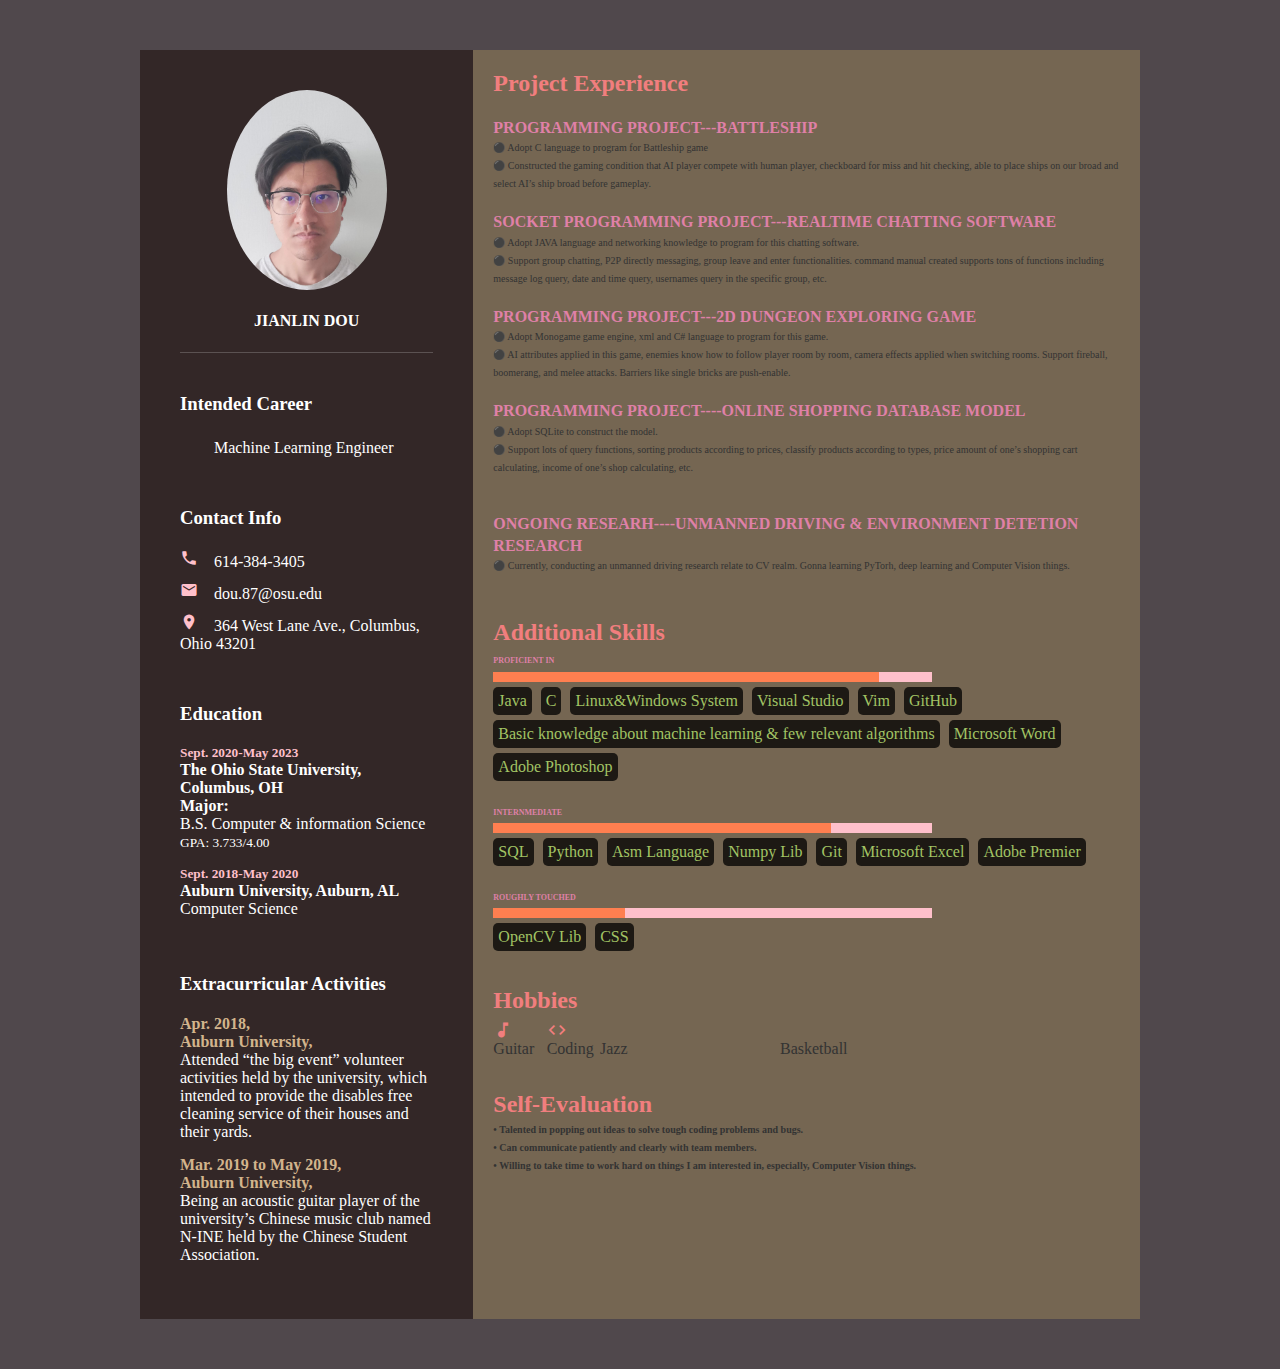
<file: index.html>
<!DOCTYPE html>
<html lang="en">
<head>
    <meta charset="UTF-8">
    <meta http-equiv="X-UA-Compatible" content="IE=edge">
    <meta name="viewport" content="width=device-width, initial-scale=1.0">
    <link href="https://fonts.googleapis.com/icon?family=Material+Icons"
      rel="stylesheet">
    <link rel="stylesheet" href="style.css">
    <title>Resume</title>
</head>
<body>
    <div class="container">
        <div class="leftSide">
           <div class="profile">
               <img src="myself.jpg" alt="Myself">
               <h2>Jianlin Dou<br></h2>
           </div>
           <div class="contactInfo">
                <h3 class="title">Intended Career</h3>
                <ul>
                    <li>
                        <span class="material-icons">
                            handshake
                        </span>
                        <span class="text">Machine Learning Engineer</span>
                    </li>
                </ul>
           </div> 
           <div class="contactInfo">
               <h3 class="title">Contact Info</h3>
               <ul>
                   <li>
                        <span class="material-icons">
                            call
                        </span>
                        <span class="text">614-384-3405</span>
                   </li>
                   <li>
                        <span class="material-icons">
                            email
                            </span>
                        <span class="text">dou.87@osu.edu</span>
                   </li>
                   <li>
                        <span class="material-icons">
                            location_on
                            </span>
                        <span class="text">364 West Lane Ave., Columbus, Ohio 43201</span>
                   </li>
               </ul>
           </div>
           <div class="contactInfo education">
               <h3 class="title">Education</h3>
                 <ul>
                     <li>
                         <h5>Sept. 2020-May 2023</h5>
                         <h4>The Ohio State University, Columbus, OH</h4>
                         <span class="text"><h4>Major:</h4>B.S. Computer & information Science</span>
                         <span class="text"><br><small>GPA: 3.733/4.00</small><br></span>
                     </li>
                     <li>
                        <h5>Sept. 2018-May 2020</h5>
                        <h4>Auburn University, Auburn, AL</h4>
                        <span class="text">Computer Science</span>
                    </li>
                 </ul>
           </div>
           <div class="contactInfo education">
                <h3 class="title">Extracurricular Activities</h3>
                <ul>
                    <li>
                        <span class="text"><font color="#D2B48C"><b>Apr. 2018,</b><br><b>Auburn University,</b></font><br> Attended “the big event” volunteer activities held by the university, which intended to provide the disables free cleaning service of their houses and their yards.</span>
                    </li>
                    <li>
                        <span class="text"><font color="#D2B48C"><b>Mar. 2019 to May 2019,</b><br><b>Auburn University,</b></font><br> Being an acoustic guitar player of the university’s Chinese music club named N-INE held by the Chinese Student Association.</span>
                    </li>
                </ul>
            </div>
        </div>

        <div class="rightSide">
            <div class="about">
                <h2 class="title2">Project Experience</h2>
                <h4 class="title3">Programming Project---Battleship</h4>
                <p> <font size="1">
                        <br>
                            <span style='font-size:10px;'>&#9899;</span> Adopt C language to program for Battleship game
                        <br>
                            <span style='font-size:10px;'>&#9899;</span> Constructed the gaming condition that AI player compete with human player, checkboard for miss and hit checking, able to place ships on our broad and select AI’s ship broad before gameplay.
                        <br>
                    </font>
                </p>
                <h4 class="title3">Socket Programming project---Realtime chatting software</h4>
                <p> <font size="1">
                        <br>
                            <span style='font-size:10px;'>&#9899;</span> Adopt JAVA language and networking knowledge to program for this chatting software.
                        <br>
                            <span style='font-size:10px;'>&#9899;</span> Support group chatting, P2P directly messaging, group leave and enter functionalities. command manual created supports tons of functions including message log query, date and time query, usernames query in the specific group, etc.
                        <br>
                    </font>
                </p>
                <h4 class="title3">Programming project---2D dungeon exploring game</h4>
                <p> <font size="1">
                    <br>
                        <span style='font-size:10px;'>&#9899;</span> Adopt Monogame game engine, xml and C# language to program for this game.
                    <br>
                        <span style='font-size:10px;'>&#9899;</span> AI attributes applied in this game, enemies know how to follow player room by room, camera effects applied when switching rooms. Support fireball, boomerang, and melee attacks. Barriers like single bricks are push-enable.
                    <br>
                    </font>
                </p>
                <h4 class="title3">Programming project----online shopping database model</h4>
                <p> <font size="1">
                    <br>
                        <span style='font-size:10px;'>&#9899;</span> Adopt SQLite to construct the model.
                    <br>
                        <span style='font-size:10px;'>&#9899;</span> Support lots of query functions, sorting products according to prices, classify products according to types, price amount of one’s shopping cart calculating, income of one’s shop calculating, etc.
                    <br>
                    <br>
                    </font>
                </p>
                <h4 class="title3">Ongoing Researh----Unmanned Driving & Environment Detetion Research</h4>
                <p> <font size="1">
                    <br>
                        <span style='font-size:10px;'>&#9899;</span> Currently, conducting an unmanned driving research relate to CV realm. Gonna learning PyTorh, deep learning and Computer Vision things.
                    <br>
                    <br>
                    </font>
                </p>
            </div>

           <div class="skills">
                <br>
                <h2 class="title2">Additional Skills</h2>
                 <div class="box">
                    <br>
                    <h4>Proficient in</h4>
                    <div class="percent">
                        <div style="width:88%"></div>
                    </div>
                    <ul class="skill-set">
                        <li>Java</li>
                        <li>C</li>
                        <li>Linux&Windows System</li>
                        <li>Visual Studio</li>
                        <li>Vim</li>
                        <li>GitHub</li>
                        <li>Basic knowledge about machine learning & few relevant algorithms</li>
                        <li>Microsoft Word</li>
                        <li>Adobe Photoshop</li>
                        <br><br>
                    </ul>
                    <br>
                    <h4>Internmediate</h4>
                    <div class="percent">
                        <div style="width:77%"></div>
                    </div>
                    <ul class="skill-set">
                        <li>SQL</li>
                        <li>Python</li>
                        <li>Asm Language</li>
                        <li>Numpy Lib</li>
                        <li>Git</li>
                        <li>Microsoft Excel</li>
                        <li>Adobe Premier</li>
                        <br><br>
                    </ul>
                    <br>
                    <h4>Roughly touched</h4>
                    <div class="percent">
                        <div style="width:30%"></div>
                    </div>
                    <ul class="skill-set">
                        <li>OpenCV Lib</li>
                        <li>CSS</li>
                        <br><br>
                    </ul>
                 </div>
           </div>

           <div class="about interest">
                <br>
              <h2 class="title2">Hobbies</h2>
                <ul>
                    <li>
                        <span class="material-icons" style="vertical-align:-6px;">
                            music_note
                            </span>
                        Guitar</li>
                    <li>
                        <span class="material-icons" style="vertical-align:-6px;">
                            code
                            </span>
                        Coding</li>
                    <li>
                        <span class="material-icons" style="vertical-align:-6px;">
                            nightlife
                            </span>
                        Jazz</li>
                    <li>

                        <span class="material-icons" style="vertical-align:-6px;">
                            sports_basketball
                            </span>Basketball</li>
                </ul>

           </div>
           
           <div class="about">
                <br>
                <h2 class="title2">Self-Evaluation</h2>
                <p>
                    <b>
                        <span class="text"><font size="1"><font color="#333">&#8226 Talented in popping out ideas to solve tough coding problems and bugs. <br>&#8226 Can communicate patiently and clearly with team members. <br>&#8226 Willing to take time to work hard on things I am interested in, especially, Computer Vision things.</font></font></span>
                    </b>
                </p>
            </div>
        </div>
    </div>
</body>
</html>
</file>
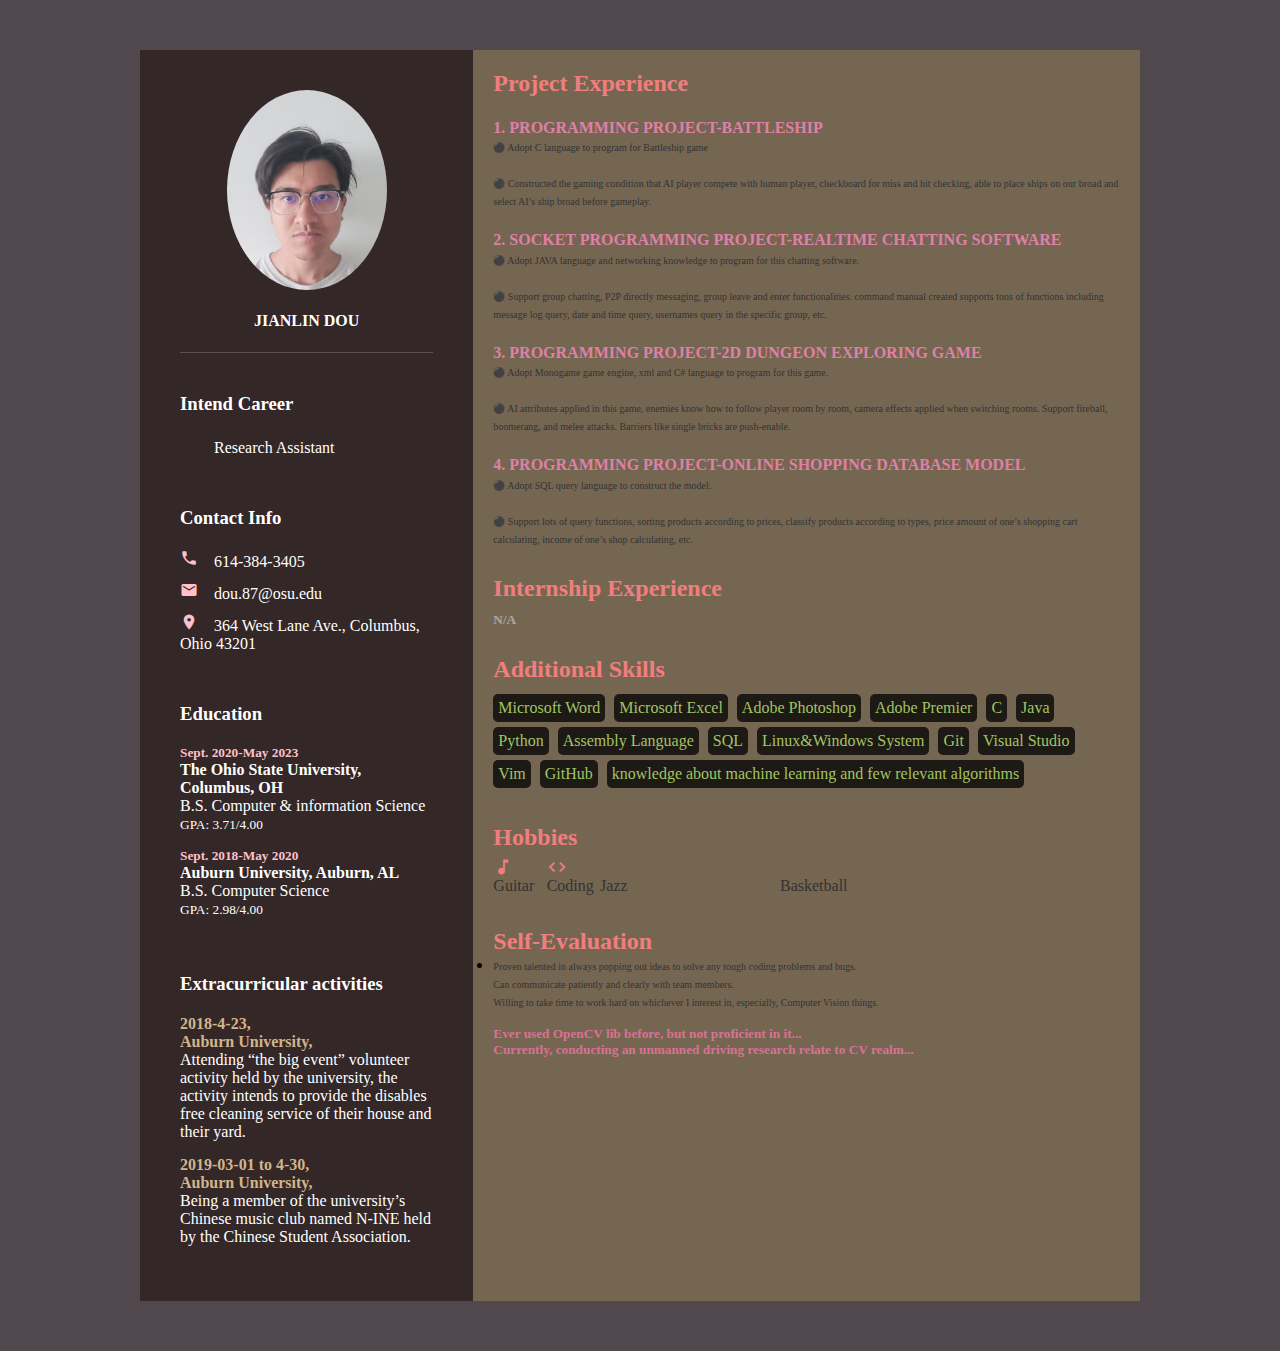
<file: resume.html>
<!DOCTYPE html>
<html lang="en">
<head>
    <meta charset="UTF-8">
    <meta http-equiv="X-UA-Compatible" content="IE=edge">
    <meta name="viewport" content="width=device-width, initial-scale=1.0">
    <link href="https://fonts.googleapis.com/icon?family=Material+Icons"
      rel="stylesheet">
    <link rel="stylesheet" href="style.css">
    <title>Resume</title>
</head>
<body>
    <div class="container">
        <div class="leftSide">
           <div class="profile">
               <img src="myself.jpg" alt="Myself">
               <h2>Jianlin Dou<br></h2>
           </div>
           <div class="contactInfo">
                <h3 class="title">Intend Career</h3>
                <ul>
                    <li>
                        <span class="material-icons">
                            handshake
                        </span>
                        <span class="text">Research Assistant</span>
                    </li>
                </ul>
           </div> 
           <div class="contactInfo">
               <h3 class="title">Contact Info</h3>
               <ul>
                   <li>
                        <span class="material-icons">
                            call
                        </span>
                        <span class="text">614-384-3405</span>
                   </li>
                   <li>
                        <span class="material-icons">
                            email
                            </span>
                        <span class="text">dou.87@osu.edu</span>
                   </li>
                   <li>
                        <span class="material-icons">
                            location_on
                            </span>
                        <span class="text">364 West Lane Ave., Columbus, Ohio 43201</span>
                   </li>
               </ul>
           </div>
           <div class="contactInfo education">
               <h3 class="title">Education</h3>
                 <ul>
                     <li>
                         <h5>Sept. 2020-May 2023</h5>
                         <h4>The Ohio State University, Columbus, OH</h4>
                         <span class="text">B.S. Computer & information Science</span>
                         <span class="text"><br><small>GPA: 3.71/4.00</small><br></span>
                     </li>
                     <li>
                        <h5>Sept. 2018-May 2020</h5>
                        <h4>Auburn University, Auburn, AL</h4>
                        <span class="text">B.S. Computer Science</span>
                        <span class="text"><br><small>GPA: 2.98/4.00</small><br></span>
                    </li>
                 </ul>
           </div>
           <div class="contactInfo education">
                <h3 class="title">Extracurricular activities</h3>
                <ul>
                    <li>
                        <span class="text"><font color="#D2B48C"><b>2018-4-23,</b><br><b>Auburn University,</b></font><br> Attending “the big event” volunteer activity held by the university, the activity intends to provide the disables free cleaning service of their house and their yard.</span>
                    </li>
                    <li>
                        <span class="text"><font color="#D2B48C"><b>2019-03-01 to 4-30,</b><br><b>Auburn University,</b></font><br> Being a member of the university’s Chinese music club named N-INE held by the Chinese Student Association.</span>
                    </li>
                </ul>
            </div>
        </div>

        <div class="rightSide">
            <div class="about">
                <h2 class="title2">Project Experience</h2>
                <h4 class="title3">1. Programming Project-Battleship</h4>
                <p> <font size="1">
                        <br>
                            <span style='font-size:10px;'>&#9899;</span> Adopt C language to program for Battleship game
                        <br>
                        <br>
                            <span style='font-size:10px;'>&#9899;</span> Constructed the gaming condition that AI player compete with human player, checkboard for miss and hit checking, able to place ships on our broad and select AI’s ship broad before gameplay.
                        <br>
                    </font>
                </p>
                <h4 class="title3">2. Socket Programming project-Realtime chatting software</h4>
                <p> <font size="1">
                        <br>
                            <span style='font-size:10px;'>&#9899;</span> Adopt JAVA language and networking knowledge to program for this chatting software.
                        <br>
                        <br>
                            <span style='font-size:10px;'>&#9899;</span> Support group chatting, P2P directly messaging, group leave and enter functionalities. command manual created supports tons of functions including message log query, date and time query, usernames query in the specific group, etc.
                        <br>
                    </font>
                </p>
                <h4 class="title3">3. Programming project-2D dungeon exploring game</h4>
                <p> <font size="1">
                    <br>
                        <span style='font-size:10px;'>&#9899;</span> Adopt Monogame game engine, xml and C# language to program for this game.
                    <br>
                    <br>
                        <span style='font-size:10px;'>&#9899;</span> AI attributes applied in this game, enemies know how to follow player room by room, camera effects applied when switching rooms. Support fireball, boomerang, and melee attacks. Barriers like single bricks are push-enable.
                    <br>
                    </font>
                </p>
                <h4 class="title3">4. Programming project-online shopping database model</h4>
                <p> <font size="1">
                    <br>
                        <span style='font-size:10px;'>&#9899;</span> Adopt SQL query language to construct the model.
                    <br>
                    <br>
                        <span style='font-size:10px;'>&#9899;</span> Support lots of query functions, sorting products according to prices, classify products according to types, price amount of one’s shopping cart calculating, income of one’s shop calculating, etc.
                    <br>
                    <br>
                    </font>
                </p>
            </div>

            <div class="about">
                <h2 class="title2">Internship Experience</h2>
                <div class="box">
                    <h5>N/A</h5>
                </div>              
            </div>

           <div class="skills">
                <br>
                <h2 class="title2">Additional Skills</h2>
                 <div class="box">
                    <ul class="skill-set">
                        <li>Microsoft Word</li>
                        <li>Microsoft Excel</li>
                        <li>Adobe Photoshop</li>
                        <li>Adobe Premier</li>
                        <li>C</li>
                        <li>Java</li>
                        <li>Python</li>
                        <li>Assembly Language</li>
                        <li>SQL</li>
                        <li>Linux&Windows System</li>
                        <li>Git</li>
                        <li>Visual Studio</li>
                        <li>Vim</li>
                        <li>GitHub</li>
                        <li>knowledge about machine learning and few relevant algorithms</li>
                        <br><br>
                    </ul>
                 </div>
           </div>

           <div class="about interest">
                <br>
              <h2 class="title2">Hobbies</h2>
                <ul>
                    <li>
                        <span class="material-icons" style="vertical-align:-6px;">
                            music_note
                            </span>
                        Guitar</li>
                    <li>
                        <span class="material-icons" style="vertical-align:-6px;">
                            code
                            </span>
                        Coding</li>
                    <li>
                        <span class="material-icons" style="vertical-align:-6px;">
                            nightlife
                            </span>
                        Jazz</li>
                    <li>

                        <span class="material-icons" style="vertical-align:-6px;">
                            sports_basketball
                            </span>Basketball</li>
                </ul>

           </div>
           
           <div class="about">
                <br>
                <h2 class="title2">Self-Evaluation</h2>
                <ul>
                    <li>
                        <span class="text"><font size="1"><font color="#333"> Proven talented in always popping out ideas to solve any tough coding problems and bugs. <br>Can communicate patiently and clearly with team members. <br>Willing to take time to work hard on whichever I interest in, especially, Computer Vision things.</font></font></span>
                        <h5><font color="#DB7093"><br>Ever used OpenCV lib before, but not proficient in it... </font><h5>
                        <h5><font color="#DB7093">Currently, conducting an unmanned driving research relate to CV realm...</font></h5>
                    </li>
                </ul>
            </div>
        </div>
    </div>
</body>
</html>
</file>
<file: style.css>
* {
    margin: 0;
    padding:0;
    box-sizing: border-box;
  
  }
  
  body {
      background-color: rgb(80, 72, 76);
      display: flex;
      justify-content: center;
      align-items: center;
      min-height: 100vh;
      box-shadow: 0 35px 55px rgba(0,0,0,0.1);
  }
  .container {
      position: relative;
      width:100%;
      max-width: 1000px;
      min-height: 1000px;
      background-color: #fff;
      margin: 50px;
      display: grid;
      grid-template-columns: 1fr 2fr;
  
  
  }
  
  .container .leftSide {
      position: relative;
      background-color: rgb(51, 39, 39);
      padding:40px;
  }
  
  .profile {
      position:relative;
      display:flex;
      flex-direction: column;
      align-items: center;
      padding-bottom: 20px;
      border-bottom: 1px solid rgba(255,255,255,0.2);
  }
  
  .profile img{
      width:160px;
      height:200px;
      border-radius: 50%;
  }
  
  .profile h2{
      color: #fff;
      font-size: 1em;
      margin-top: 20px;
      text-transform:uppercase;
      text-align: center;
      font-weight: 600;
      line-height: 1.4em;
  }
  .profile h2 span {
      font-size: 0.8em;
      font-weight: 300;
  }
  
  .contactInfo {
      padding-top: 40px;
  }
  
  .contactInfo .title {
      color:#fff;
      margin-bottom: 20px;
  }
  
  .contactInfo ul {
      position: relative;
  }
  .contactInfo ul li {
      position: relative;
      list-style: none;
      margin: 10px 0;
  
  }
  
  .contactInfo ul li .material-icons {
       display: inline-block;
       width: 30px;
       font-size: 18px;
       color: pink;
  }
  
  .contactInfo ul li .text {
      color:#fff;
  }
  
  .contactInfo ul li a {
      text-decoration: none;
      cursor: pointer;
  }
  
  .contactInfo.education li {
      margin-bottom: 15px;
  }
  
  .contactInfo.education h5 {
      color:pink;
  }
  
  .contactInfo.education h4 {
      color:white;
  }
  
  .container .rightSide {
      position: relative;
      background-color: rgb(117, 102, 82);
      padding:20px;
  }
  
  .about {
      margin-bottom: 10px;
  }
  
  .about:last-child {
      margin-bottom: 0;
  }
  
  .title2 {
      color:rgb(241,126,126);
      margin-bottom: 1px;
  }
  
  .title3 {
    margin-bottom: -20px;
}
  p {
      color:#333;
  }
  
  .about .box {
      display: flex;
      margin: 10px 0;
  }
  
  .about h4{
    color: rgb(223, 128, 167);
    font-size: 1em;
    margin-top: 20px;
    text-transform:uppercase;
    font-weight: 600;
    line-height: 1.4em;
}
  .about .box h5 {
      color:darkgray;
  }
  
  .skills .box {
      position:relative;
      width: 100%;
      display: grid;
      grid-template-columns: 300px 1fr;
      justify-content: center;
      align-items: center;
  }
  
  
  .interest ul {
      display: grid;
      grid-template-columns: repeat(4,1fr);
  }
  .interest ul li {
      list-style: none;
      color:#333;
      margin: 5px 0;
  
  }
  
  .interest ul li .material-icons {
      color:rgb(241,126,126);
      font-size: 20px;
  }

  .skills .box .skill-set li:hover
    {
        background:#3498db;
    }

    .skills .box .skill-set li
    {
        background:rgba(0,0,0,.75);
        border-radius:5px;
        color:rgb(162, 196, 100);
        display:inline-block;
        list-style:none;
        margin:5px 5px 0 0;
        padding:5px;
        text-align:justify;
    }
 
    .skills .box ul
    {
        list-style-type:none;
        margin-top:5px;
        max-width:600px;
        padding:0;
    }
    
    .skills .box .percent {
        position: relative;
        width: 70%;
        height: 10px;
        background-color: pink;
        margin-top: -250px;
        margin-bottom: -250px;
    } 

    .skills .box .percent div {
        position: absolute;
        top:0;
        left:0;
        height: 100%;
        background-color: coral;
    } 

    .skills .box h4{
        color: rgb(223, 128, 167);
        font-size: 0.5em;
        margin-top: -10px;
        text-transform:uppercase;
        font-weight: 600;
        line-height: 1.4em;
        margin-bottom: 10px;
    }

  @media (max-width:1000px) {
  .container {
      margin: 10px;
      grid-template-columns: repeat(1,1fr);
  }
  .interest ul {
      grid-template-columns: repeat(2,1fr);
  }
  
  }
  
  @media (max-width:1280px) {
    .about .box {
        flex-direction:column;
  
    }
  .skills .box {
      grid-template-columns: repeat(1,1fr);
  }
  }
</file>
